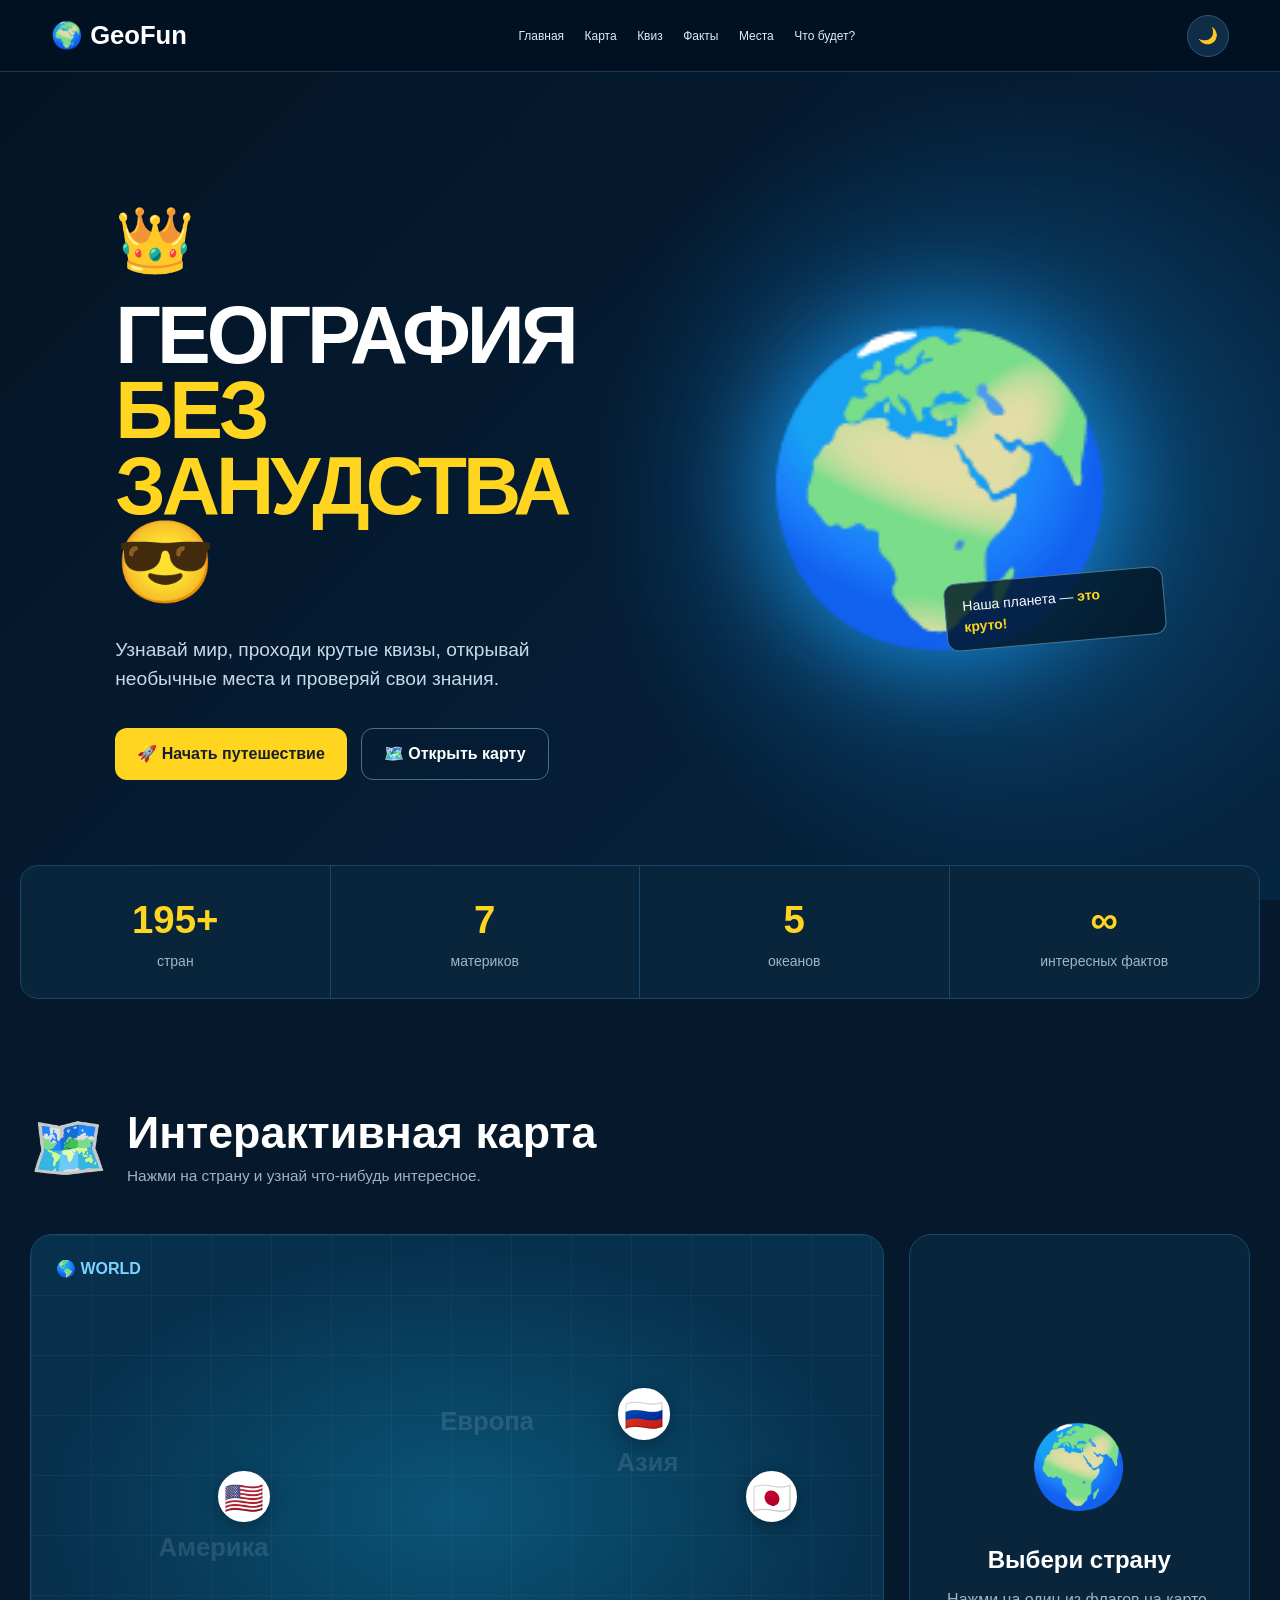
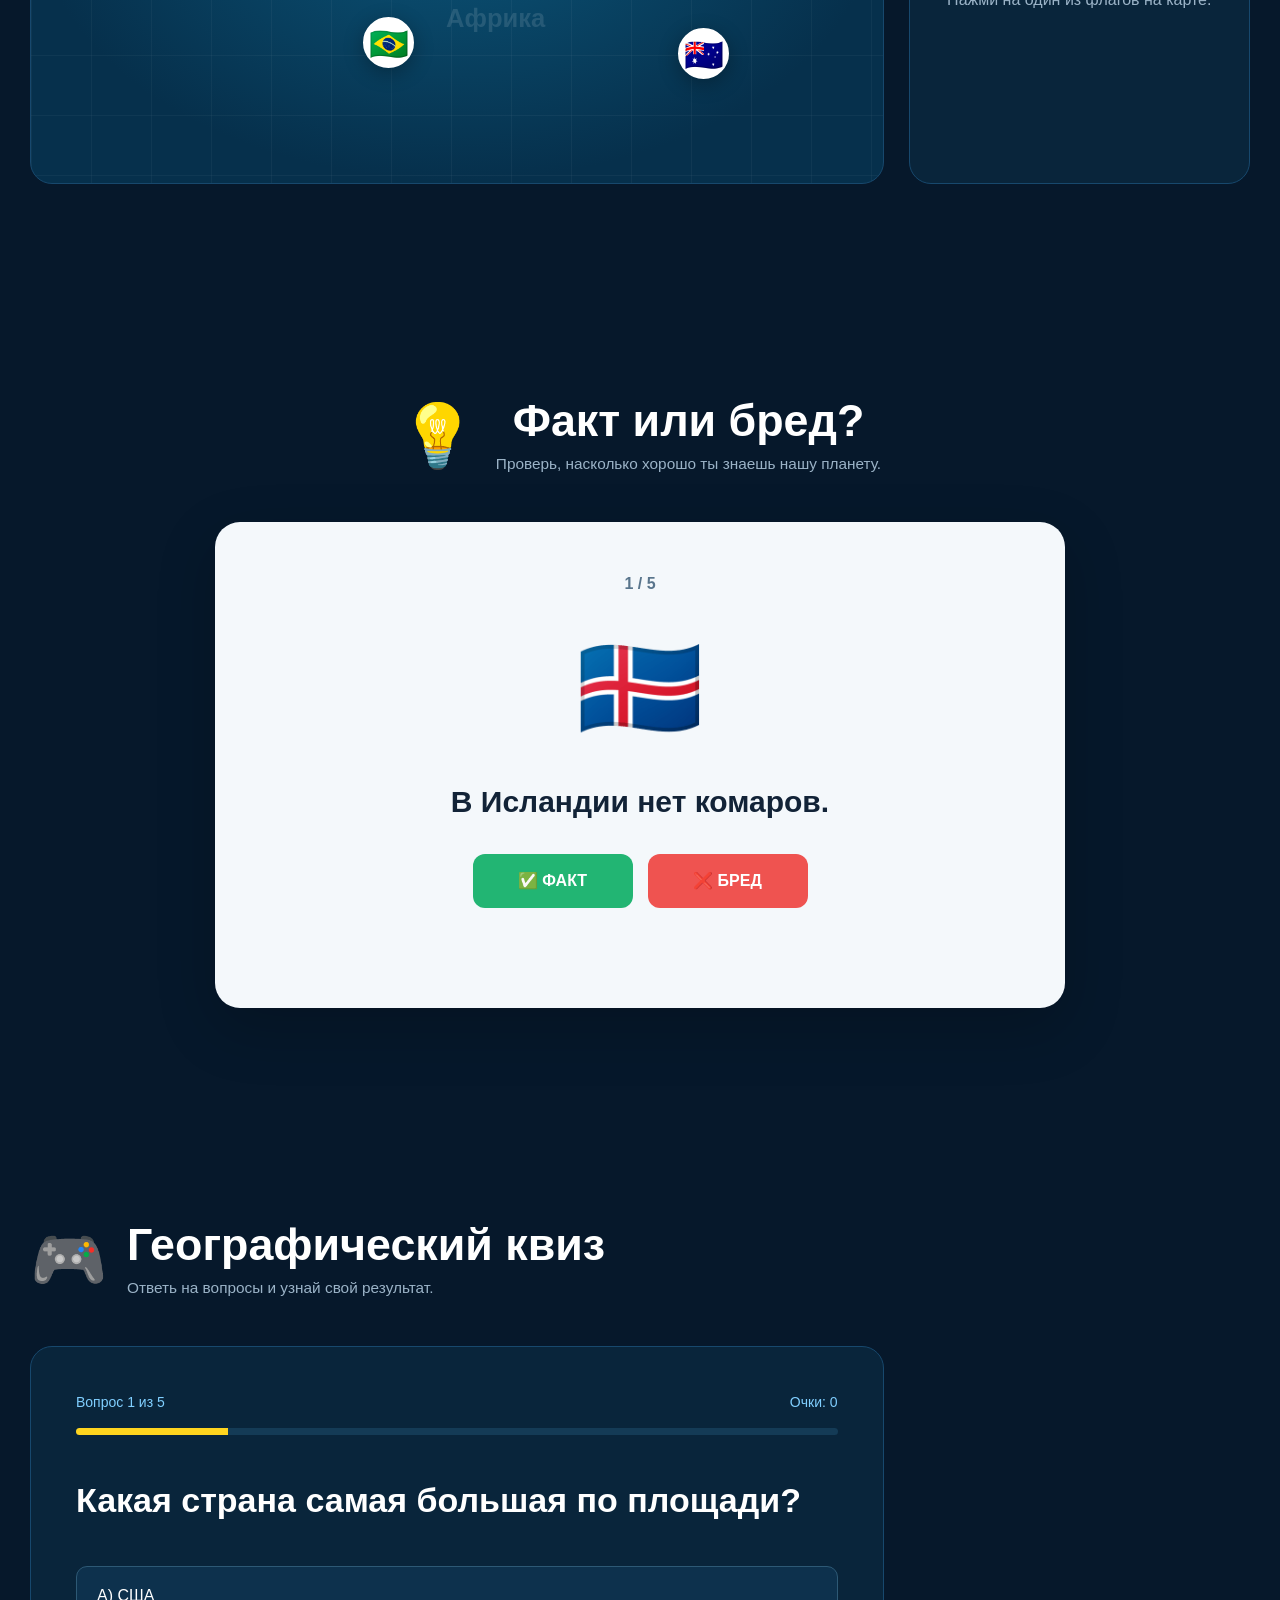
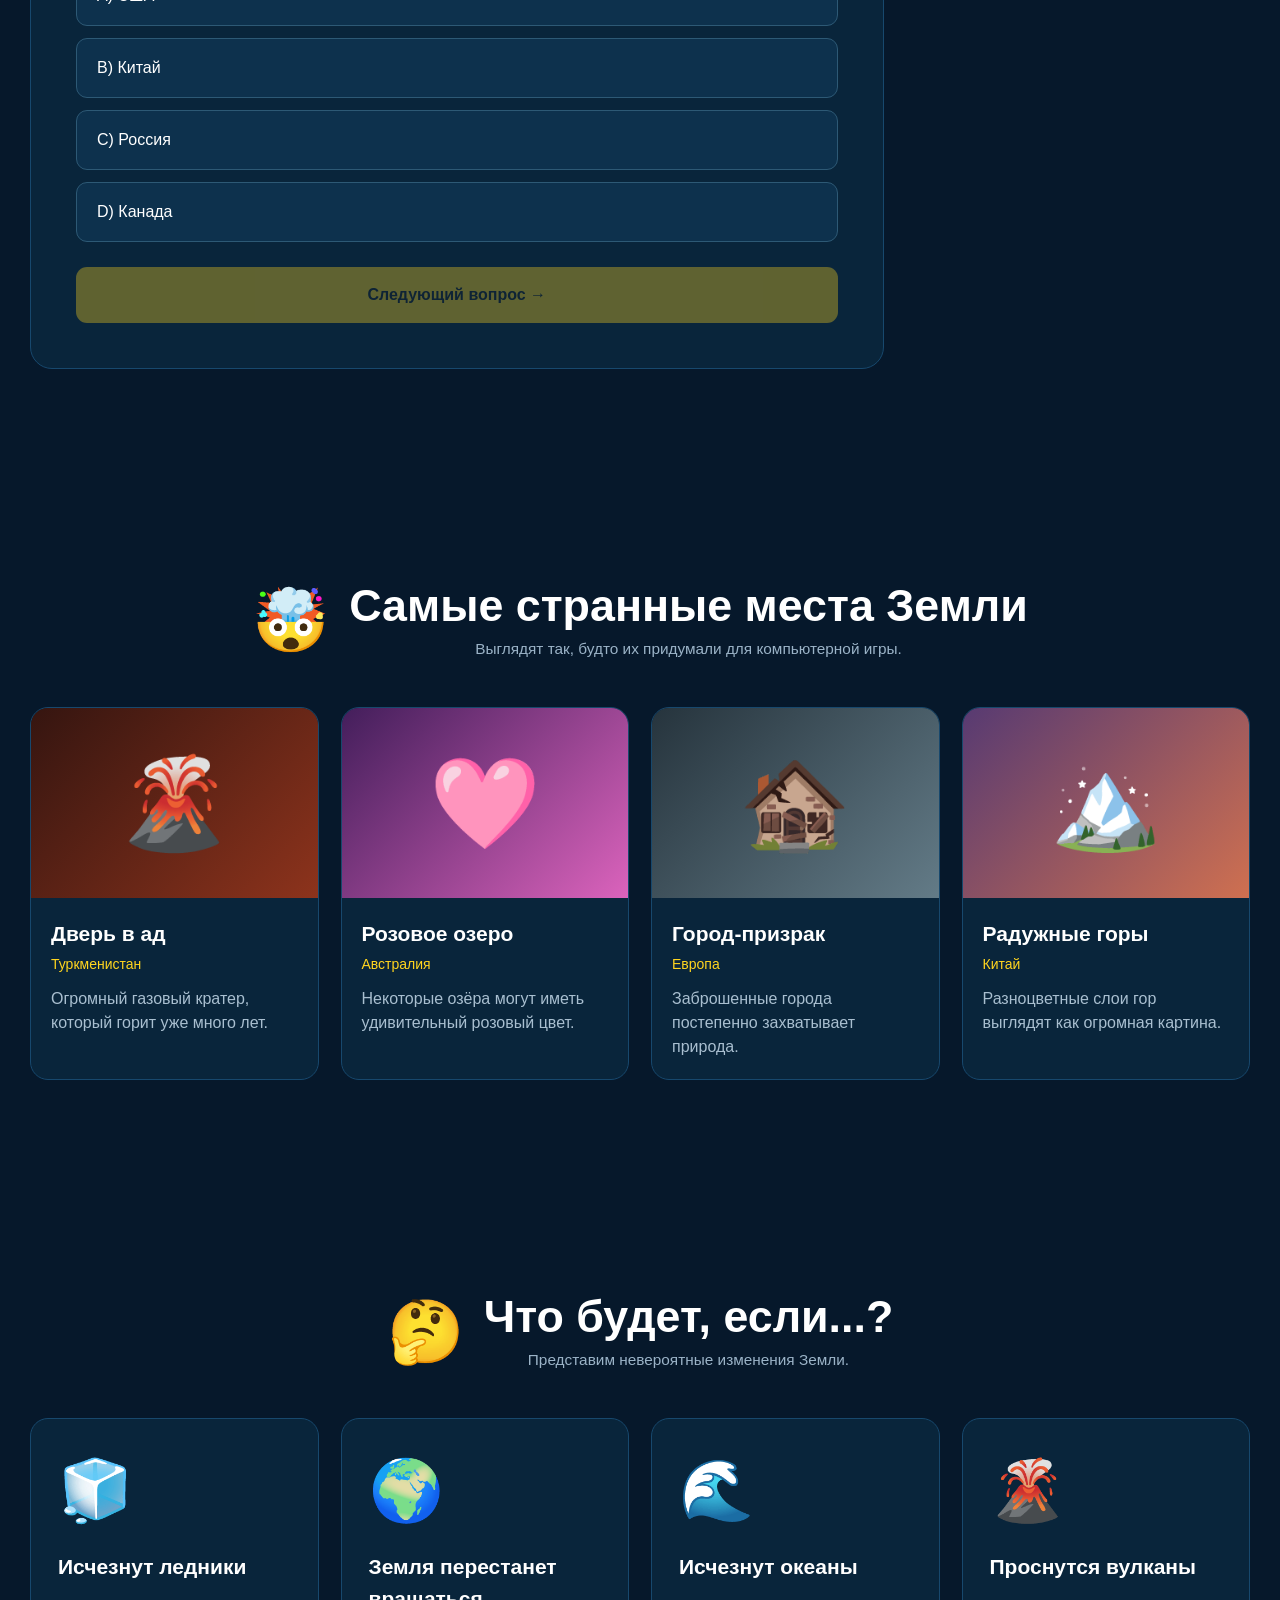
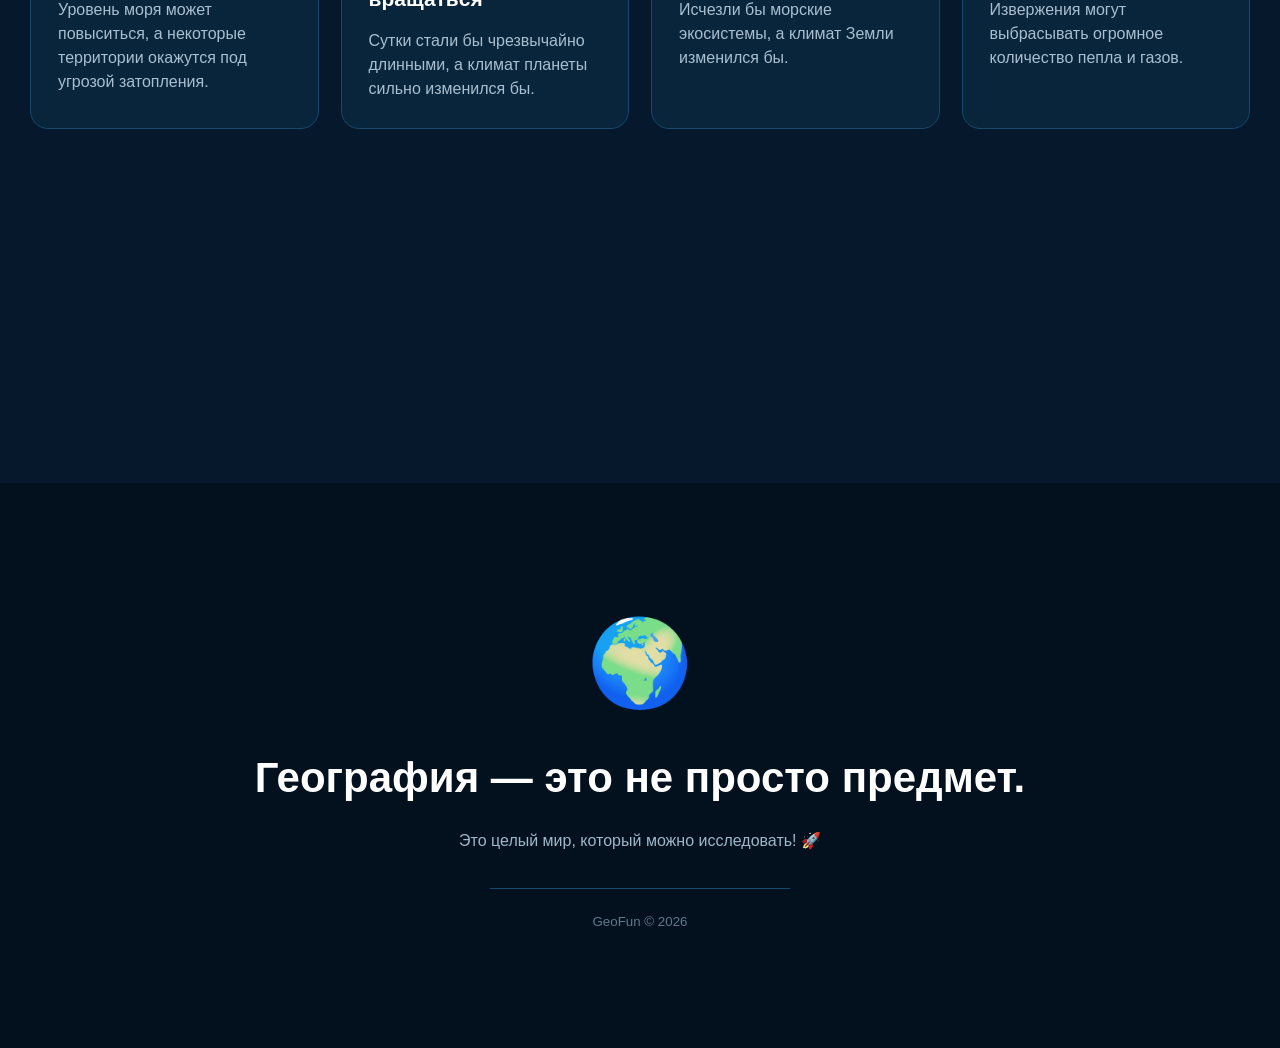
<file: index.html>
<!DOCTYPE html>
<html lang="ru">
<head>
    <meta charset="UTF-8">
    <meta name="viewport" content="width=device-width, initial-scale=1.0">

    <title>GeoFun — География без занудства</title>

    <link rel="stylesheet" href="qwqw.css">
</head>

<body>

<!-- ================= HEADER ================= -->

<header class="header">

    <div class="logo">
        🌍 <span>GeoFun</span>
    </div>

    <nav class="navigation" id="navigation">
        <a href="#home">Главная</a>
        <a href="#map">Карта</a>
        <a href="#quiz">Квиз</a>
        <a href="#facts">Факты</a>
        <a href="#places">Места</a>
        <a href="#whatif">Что будет?</a>
    </nav>

    <div class="header-buttons">

        <button
            class="theme-button"
            id="themeButton"
            aria-label="Сменить тему">
            🌙 
        </button>

        <button
            class="menu-button"
            id="menuButton"
            aria-label="Открыть меню">
            ☰
        </button>

    </div>

</header>


<!-- ================= MAIN ================= -->

<main>

    <!-- HERO -->

    <section class="hero" id="home">

        <div class="hero-content">

            <div class="hero-crown">
                👑 
            </div>

            <h1>
                ГЕОГРАФИЯ
                <span>БЕЗ ЗАНУДСТВА</span>
                😎 
            </h1>

            <p>
                Узнавай мир, проходи крутые квизы,
                открывай необычные места
                и проверяй свои знания.
            </p>

            <div class="hero-buttons">

                <button
                    class="primary-button"
                    onclick="scrollToSection('quiz')">
                    🚀  Начать путешествие
                </button>

                <button
                    class="secondary-button"
                    onclick="scrollToSection('map')">
                    🗺️  Открыть карту
                </button>

            </div>

        </div>


        <div class="hero-planet">

            <div class="planet-glow"></div>

            <div class="planet">
                🌍
            </div>

            <div class="planet-text">
                Наша планета —
                <strong>это круто!</strong>
            </div>

        </div>

    </section>


    <!-- ================= STATS ================= -->

    <section class="stats">

        <div class="stat">
            <strong>195+</strong>
            <span>стран</span>
        </div>

        <div class="stat">
            <strong>7</strong>
            <span>материков</span>
        </div>

        <div class="stat">
            <strong>5</strong>
            <span>океанов</span>
        </div>

        <div class="stat">
            <strong>∞</strong>
            <span>интересных фактов</span>
        </div>

    </section>


    <!-- ================= MAP ================= -->

    <section class="section" id="map">

        <div class="section-heading">

            <div class="heading-icon">
                🗺️ 
            </div>

            <div>
                <h2>Интерактивная карта</h2>

                <p>
                    Нажми на страну и узнай что-нибудь интересное.
                </p>
            </div>

        </div>


        <div class="map-layout">

            <div class="world-map">

                <div class="map-grid"></div>

                <div class="continent continent-europe">
                    Европа
                </div>

                <div class="continent continent-asia">
                    Азия
                </div>

                <div class="continent continent-africa">
                    Африка
                </div>

                <div class="continent continent-america">
                    Америка
                </div>


                <button
                    class="map-country country-russia"
                    onclick="showCountry('russia')">
                    🇷🇺 </button>

                <button
                    class="map-country country-usa"
                    onclick="showCountry('usa')">
                    🇺🇸 
                </button>

                <button
                    class="map-country country-brazil"
                    onclick="showCountry('brazil')">
                    🇧🇷 
                </button>

                <button
                    class="map-country country-australia"
                    onclick="showCountry('australia')">
                    🇦🇺 
                </button>

                <button
                    class="map-country country-japan"
                    onclick="showCountry('japan')">
                    🇯🇵 
                </button>

                <div class="map-label">
                    🌎 WORLD
                </div>

            </div>


            <aside class="country-panel" id="countryPanel">

                <div class="panel-placeholder">
                    <div>🌍</div>

                    <h3>
                        Выбери страну
                    </h3>

                    <p>
                        Нажми на один из флагов
                        на карте.
                    </p>
                </div>

            </aside>

        </div>

    </section>


    <!-- ================= FACT ================= -->

    <section class="section fact-section" id="facts">

        <div class="section-heading centered">

            <div class="heading-icon">
                💡 
            </div>

            <div>
                <h2>Факт или бред?</h2>

                <p>
                    Проверь, насколько хорошо
                    ты знаешь нашу планету.
                </p>
            </div>

        </div>


        <div class="fact-card">

            <div
                class="fact-counter"
                id="factCounter">
                1 / 5
            </div>

            <div
                class="fact-emoji"
                id="factEmoji">
                🇮🇸 
            </div>

            <h3 id="factQuestion">
                В Исландии нет комаров.
            </h3>

            <div class="fact-buttons">

                <button
                    class="fact-true"
                    onclick="answerFact(true)">
                    ✅ ФАКТ
                </button>

                <button
                    class="fact-false"
                    onclick="answerFact(false)">
                    ❌ БРЕД
                </button>

            </div>

            <div
                class="fact-result"
                id="factResult">
            </div>

        </div>

    </section>


    <!-- ================= QUIZ ================= -->

    <section class="section" id="quiz">

        <div class="section-heading">

            <div class="heading-icon">
                🎮
            </div>

            <div>
                <h2>Географический квиз</h2>

                <p>
                    Ответь на вопросы и узнай свой результат.
                </p>
            </div>

        </div>


        <div class="quiz-layout">

            <div class="quiz-card">

                <div class="quiz-top">

                    <span id="questionNumber">
                        Вопрос 1 из 5
                    </span>

                    <span id="quizScore">
                        Очки: 0
                    </span>

                </div>


                <div class="progress">
                    <div
                        class="progress-bar"
                        id="progressBar">
                    </div>
                </div>


                <h3 id="quizQuestion">
                    Какая страна самая большая
                    по площади?
                </h3>


                <div
                    class="answers"
                    id="answers">
                </div>


                <button
                    class="next-button"id="nextButton"
                    disabled
                    onclick="nextQuestion()">

                    Следующий вопрос →

                </button>

            </div>


            <div
                class="quiz-result"
                id="quizResult">

                <div class="result-icon">
                    🏆
                </div>

                <h3>
                    Твой результат
                </h3>

                <div
                    class="result-score"
                    id="resultScore">
                    0/5
                </div>

                <p id="resultText">
                    Пройди квиз, чтобы узнать результат.
                </p>

                <button
                    class="primary-button"
                    onclick="restartQuiz()">

                    🔄  Пройти ещё раз

                </button>

            </div>

        </div>

    </section>


    <!-- ================= PLACES ================= -->

    <section class="section" id="places">

        <div class="section-heading centered">

            <div class="heading-icon">
                🤯 
            </div>

            <div>
                <h2>Самые странные места Земли</h2>

                <p>
                    Выглядят так, будто их придумали
                    для компьютерной игры.
                </p>
            </div>

        </div>


        <div class="places-grid">


            <article class="place-card">

                <div class="place-image volcano">
                    🌋 
                </div>

                <div class="place-content">

                    <h3>
                        Дверь в ад
                    </h3>

                    <span>
                        Туркменистан
                    </span>

                    <p>
                        Огромный газовый кратер,
                        который горит уже много лет.
                    </p>

                </div>

            </article>


            <article class="place-card">

                <div class="place-image lake">
                    🩷 
                </div>

                <div class="place-content">

                    <h3>
                        Розовое озеро
                    </h3>

                    <span>
                        Австралия
                    </span>

                    <p>
                        Некоторые озёра могут
                        иметь удивительный розовый цвет.
                    </p>

                </div>

            </article>


            <article class="place-card">

                <div class="place-image city">
                    🏚️ 
                </div>

                <div class="place-content">

                    <h3>
                        Город-призрак
                    </h3>

                    <span>
                        Европа
                    </span>

                    <p>
                        Заброшенные города постепенно
                        захватывает природа.
                    </p>

                </div>

            </article>


            <article class="place-card">

                <div class="place-image mountains">
                    🏔️ 
                </div>

                <div class="place-content">

                    <h3>
                        Радужные горы
                    </h3>

                    <span>
                        Китай
                    </span>

                    <p>
                        Разноцветные слои гор выглядят
                        как огромная картина.
                    </p>

                </div>

            </article>

        </div>

    </section>


    <!-- ================= WHAT IF ================= -->

    <section class="section" id="whatif">

        <div class="section-heading centered">

            <div class="heading-icon">
                🤔 
            </div>

            <div>

                <h2>Что будет, если...?
                </h2>

                <p>
                    Представим невероятные изменения Земли.
                </p>

            </div>

        </div>


        <div class="whatif-grid">


            <article class="whatif-card">

                <div class="whatif-icon">
                    🧊 
                </div>

                <h3>
                    Исчезнут ледники
                </h3>

                <p>
                    Уровень моря может повыситься,
                    а некоторые территории окажутся
                    под угрозой затопления.
                </p>

            </article>


            <article class="whatif-card">

                <div class="whatif-icon">
                    🌍
                </div>

                <h3>
                    Земля перестанет вращаться
                </h3>

                <p>
                    Сутки стали бы чрезвычайно длинными,
                    а климат планеты сильно изменился бы.
                </p>

            </article>


            <article class="whatif-card">

                <div class="whatif-icon">
                    🌊 
                </div>

                <h3>
                    Исчезнут океаны
                </h3>

                <p>
                    Исчезли бы морские экосистемы,
                    а климат Земли изменился бы.
                </p>

            </article>


            <article class="whatif-card">

                <div class="whatif-icon">
                    🌋 
                </div>

                <h3>
                    Проснутся вулканы
                </h3>

                <p>
                    Извержения могут выбрасывать
                    огромное количество пепла и газов.
                </p>

            </article>

        </div>

    </section>


    <!-- ================= RECORDS ================= -->

    <section class="section">

        <div class="section-heading">

            <div class="heading-icon">
                
            </div>

            <div>
                <h2>
                    
                </h2>

                <p>
                    
                </p>
            </div>

        </div>


        

    </section>

</main>


<!-- ================= FOOTER ================= -->

<footer>

    <div class="footer-globe">
        🌍
    </div>

    <h2>
        География — это не просто предмет.
    </h2>

    <p>
        Это целый мир, который можно исследовать! 🚀 
    </p>

    <div class="footer-line"></div>

    <small>
        GeoFun © 2026
    </small>

</footer>


<script src="mfefe.js"></script>

</body>
</html>
</file>
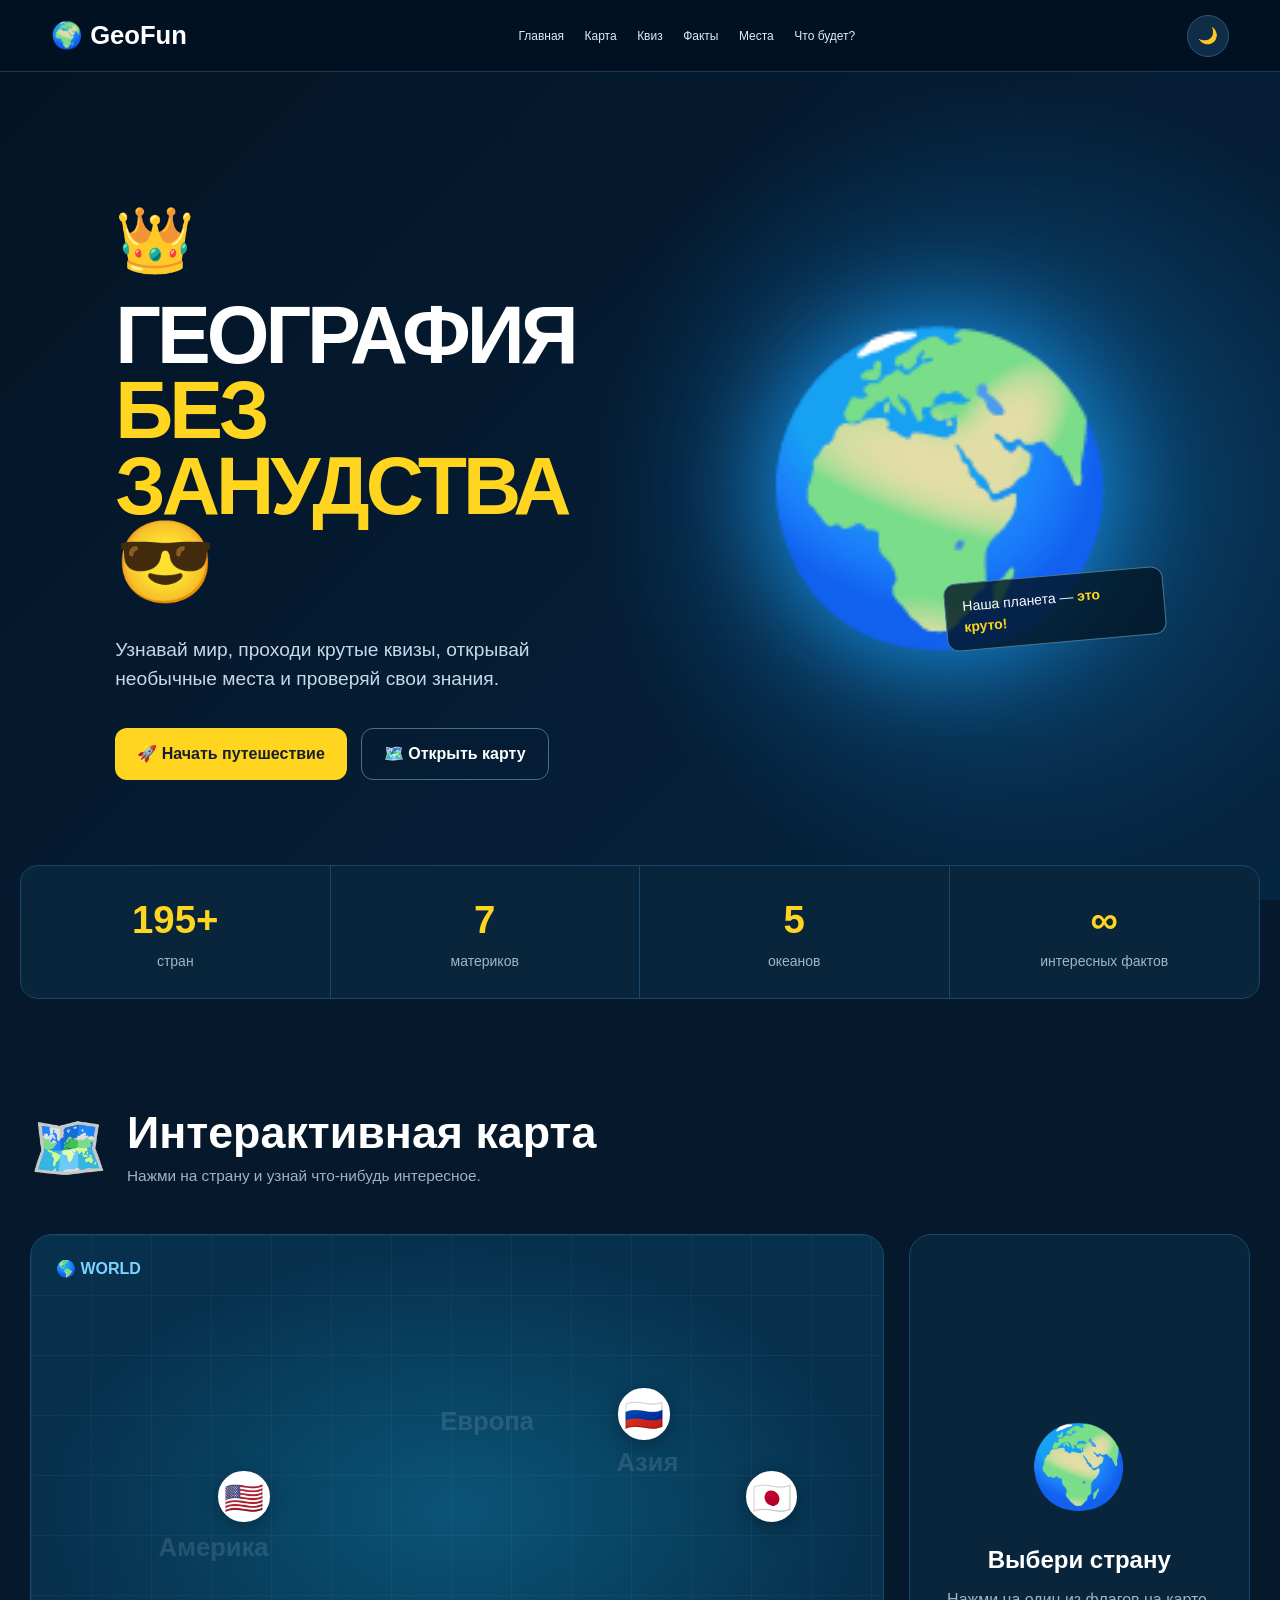
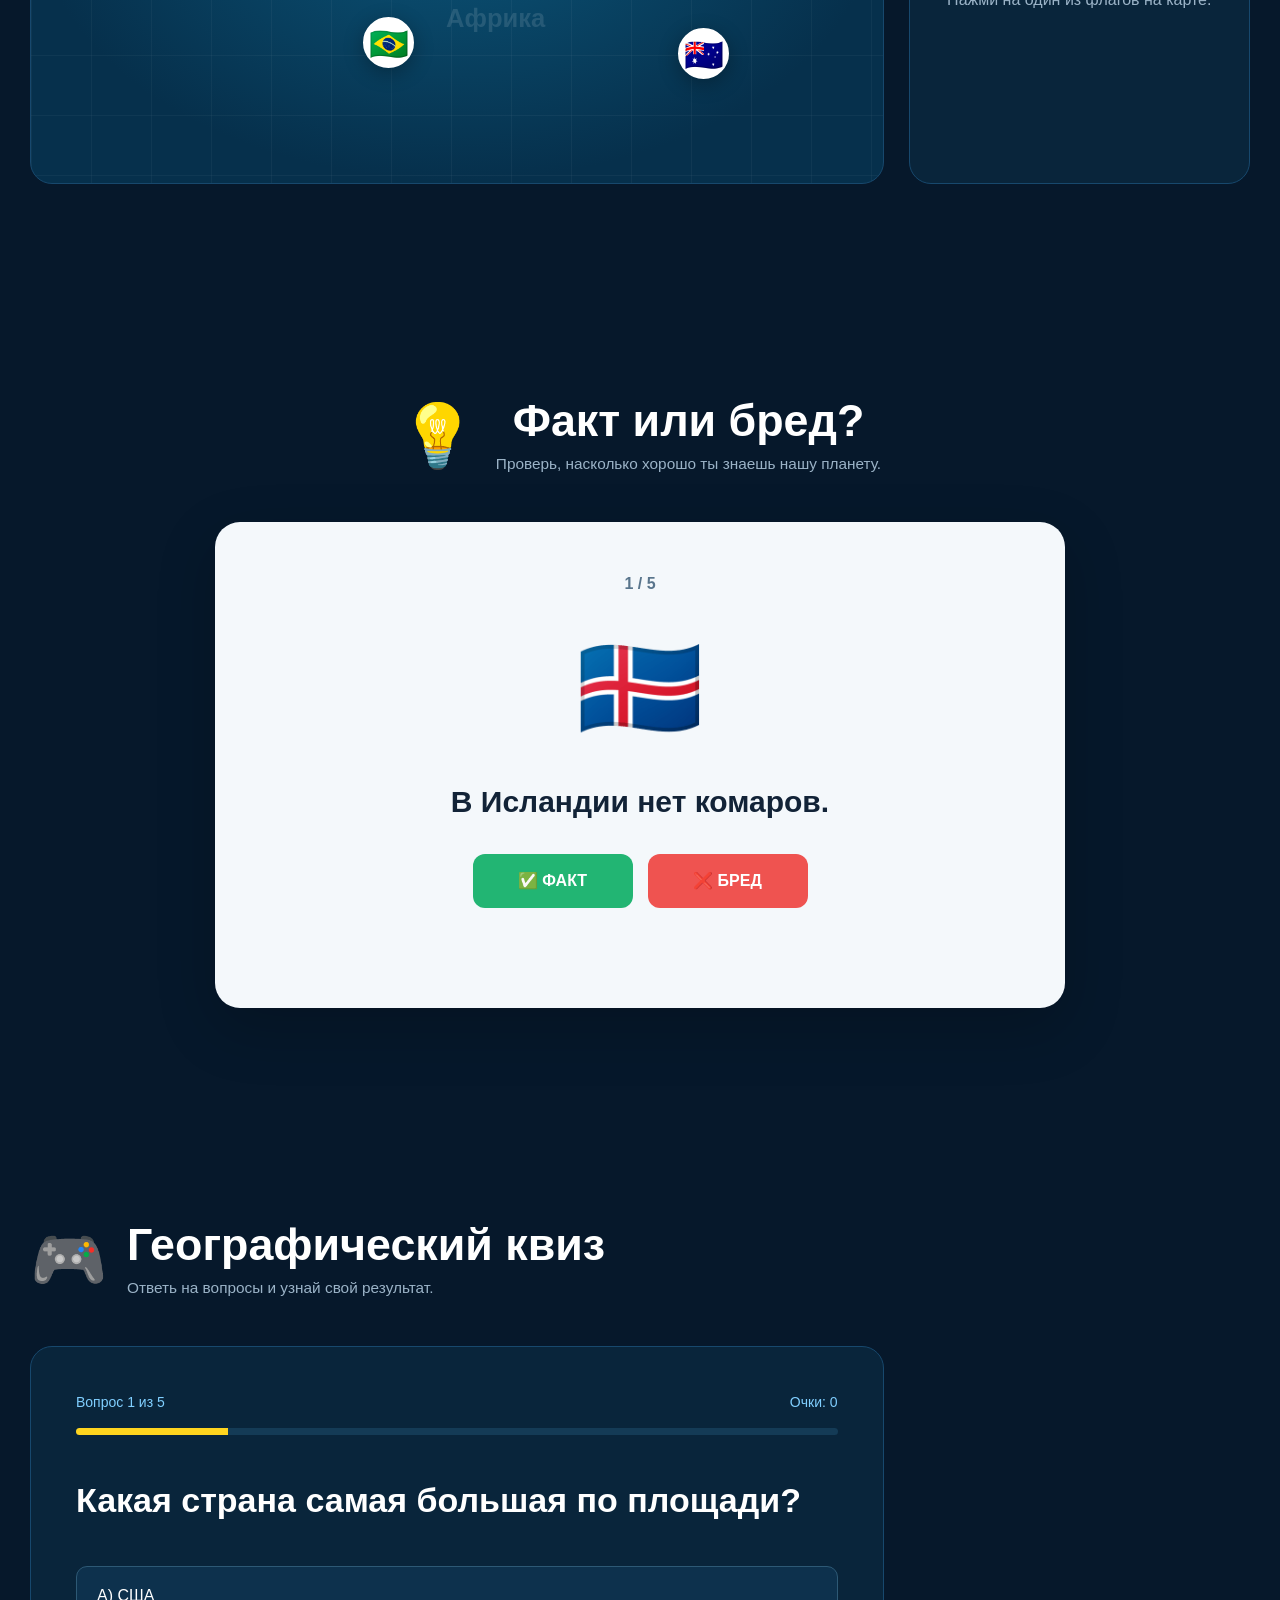
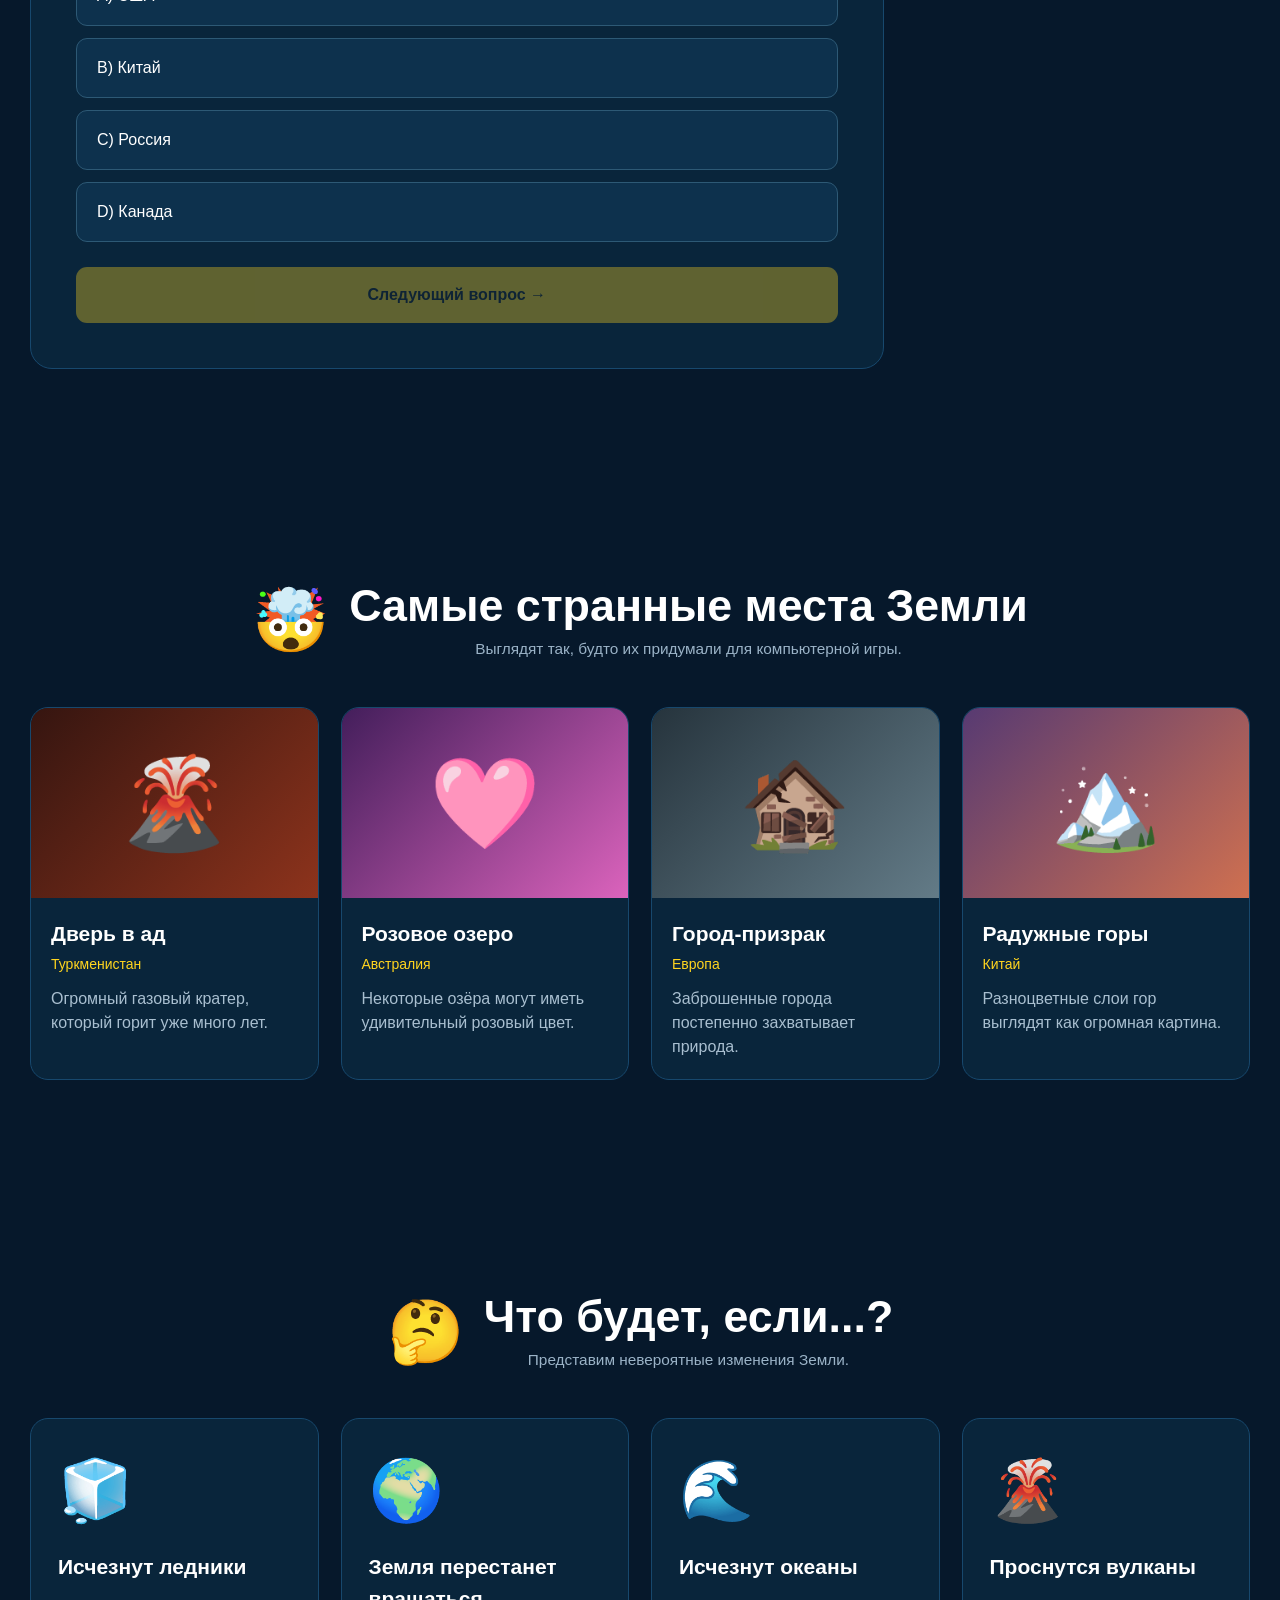
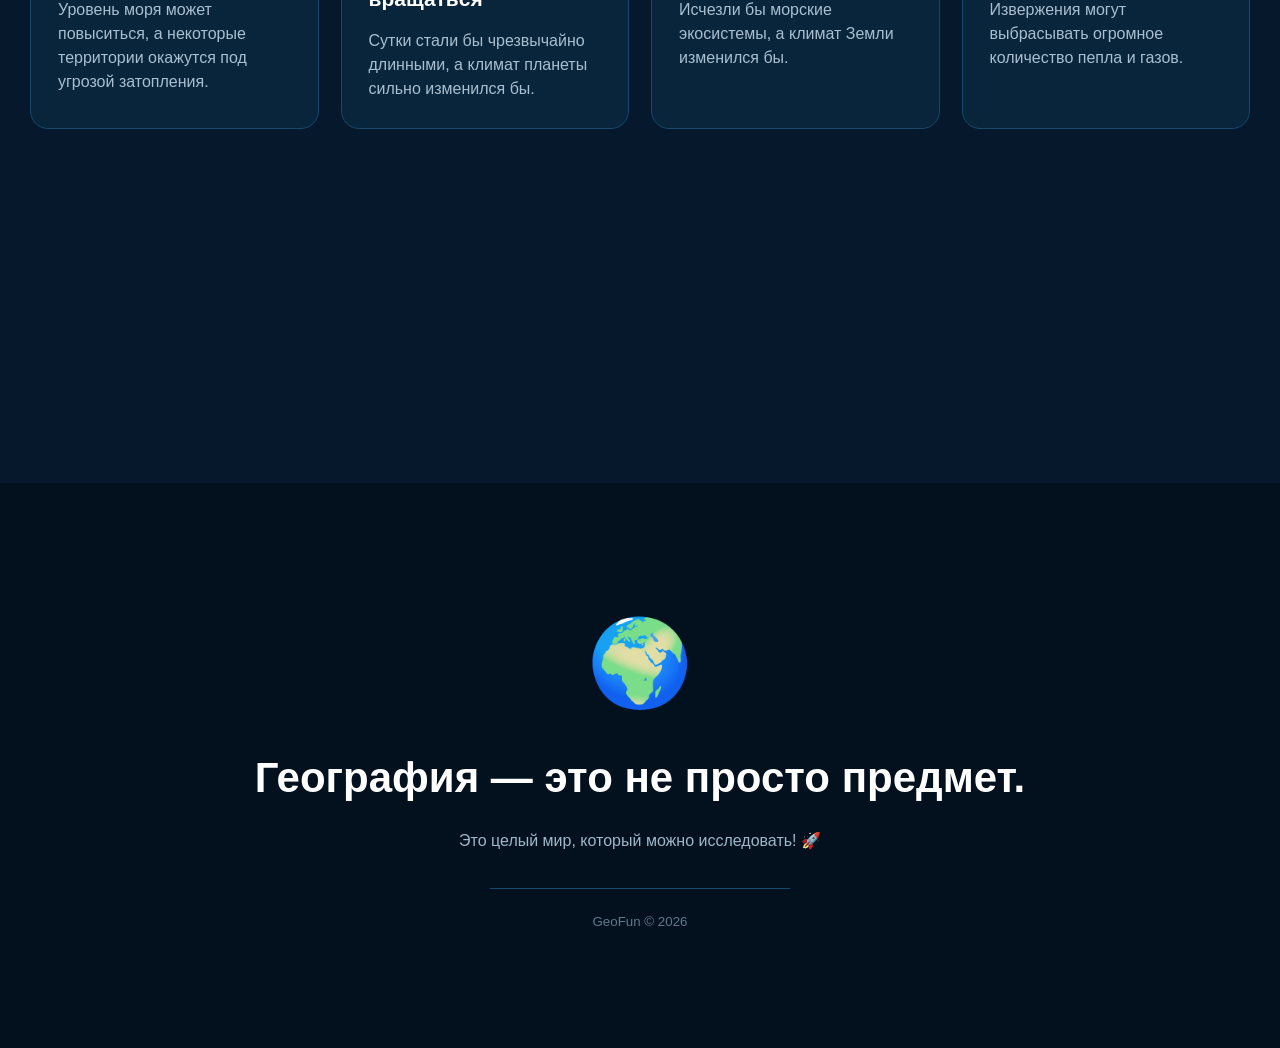
<file: geo.html>
<!DOCTYPE html>
<html lang="ru">
<head>
    <meta charset="UTF-8">
    <meta name="viewport" content="width=device-width, initial-scale=1.0">

    <title>GeoFun — География без занудства</title>

    <link rel="stylesheet" href="qwqw.css">
</head>

<body>

<!-- ================= HEADER ================= -->

<header class="header">

    <div class="logo">
        🌍 <span>GeoFun</span>
    </div>

    <nav class="navigation" id="navigation">
        <a href="#home">Главная</a>
        <a href="#map">Карта</a>
        <a href="#quiz">Квиз</a>
        <a href="#facts">Факты</a>
        <a href="#places">Места</a>
        <a href="#whatif">Что будет?</a>
    </nav>

    <div class="header-buttons">

        <button
            class="theme-button"
            id="themeButton"
            aria-label="Сменить тему">
            🌙 
        </button>

        <button
            class="menu-button"
            id="menuButton"
            aria-label="Открыть меню">
            ☰
        </button>

    </div>

</header>


<!-- ================= MAIN ================= -->

<main>

    <!-- HERO -->

    <section class="hero" id="home">

        <div class="hero-content">

            <div class="hero-crown">
                👑 
            </div>

            <h1>
                ГЕОГРАФИЯ
                <span>БЕЗ ЗАНУДСТВА</span>
                😎 
            </h1>

            <p>
                Узнавай мир, проходи крутые квизы,
                открывай необычные места
                и проверяй свои знания.
            </p>

            <div class="hero-buttons">

                <button
                    class="primary-button"
                    onclick="scrollToSection('quiz')">
                    🚀  Начать путешествие
                </button>

                <button
                    class="secondary-button"
                    onclick="scrollToSection('map')">
                    🗺️  Открыть карту
                </button>

            </div>

        </div>


        <div class="hero-planet">

            <div class="planet-glow"></div>

            <div class="planet">
                🌍
            </div>

            <div class="planet-text">
                Наша планета —
                <strong>это круто!</strong>
            </div>

        </div>

    </section>


    <!-- ================= STATS ================= -->

    <section class="stats">

        <div class="stat">
            <strong>195+</strong>
            <span>стран</span>
        </div>

        <div class="stat">
            <strong>7</strong>
            <span>материков</span>
        </div>

        <div class="stat">
            <strong>5</strong>
            <span>океанов</span>
        </div>

        <div class="stat">
            <strong>∞</strong>
            <span>интересных фактов</span>
        </div>

    </section>


    <!-- ================= MAP ================= -->

    <section class="section" id="map">

        <div class="section-heading">

            <div class="heading-icon">
                🗺️ 
            </div>

            <div>
                <h2>Интерактивная карта</h2>

                <p>
                    Нажми на страну и узнай что-нибудь интересное.
                </p>
            </div>

        </div>


        <div class="map-layout">

            <div class="world-map">

                <div class="map-grid"></div>

                <div class="continent continent-europe">
                    Европа
                </div>

                <div class="continent continent-asia">
                    Азия
                </div>

                <div class="continent continent-africa">
                    Африка
                </div>

                <div class="continent continent-america">
                    Америка
                </div>


                <button
                    class="map-country country-russia"
                    onclick="showCountry('russia')">
                    🇷🇺 </button>

                <button
                    class="map-country country-usa"
                    onclick="showCountry('usa')">
                    🇺🇸 
                </button>

                <button
                    class="map-country country-brazil"
                    onclick="showCountry('brazil')">
                    🇧🇷 
                </button>

                <button
                    class="map-country country-australia"
                    onclick="showCountry('australia')">
                    🇦🇺 
                </button>

                <button
                    class="map-country country-japan"
                    onclick="showCountry('japan')">
                    🇯🇵 
                </button>

                <div class="map-label">
                    🌎 WORLD
                </div>

            </div>


            <aside class="country-panel" id="countryPanel">

                <div class="panel-placeholder">
                    <div>🌍</div>

                    <h3>
                        Выбери страну
                    </h3>

                    <p>
                        Нажми на один из флагов
                        на карте.
                    </p>
                </div>

            </aside>

        </div>

    </section>


    <!-- ================= FACT ================= -->

    <section class="section fact-section" id="facts">

        <div class="section-heading centered">

            <div class="heading-icon">
                💡 
            </div>

            <div>
                <h2>Факт или бред?</h2>

                <p>
                    Проверь, насколько хорошо
                    ты знаешь нашу планету.
                </p>
            </div>

        </div>


        <div class="fact-card">

            <div
                class="fact-counter"
                id="factCounter">
                1 / 5
            </div>

            <div
                class="fact-emoji"
                id="factEmoji">
                🇮🇸 
            </div>

            <h3 id="factQuestion">
                В Исландии нет комаров.
            </h3>

            <div class="fact-buttons">

                <button
                    class="fact-true"
                    onclick="answerFact(true)">
                    ✅ ФАКТ
                </button>

                <button
                    class="fact-false"
                    onclick="answerFact(false)">
                    ❌ БРЕД
                </button>

            </div>

            <div
                class="fact-result"
                id="factResult">
            </div>

        </div>

    </section>


    <!-- ================= QUIZ ================= -->

    <section class="section" id="quiz">

        <div class="section-heading">

            <div class="heading-icon">
                🎮
            </div>

            <div>
                <h2>Географический квиз</h2>

                <p>
                    Ответь на вопросы и узнай свой результат.
                </p>
            </div>

        </div>


        <div class="quiz-layout">

            <div class="quiz-card">

                <div class="quiz-top">

                    <span id="questionNumber">
                        Вопрос 1 из 5
                    </span>

                    <span id="quizScore">
                        Очки: 0
                    </span>

                </div>


                <div class="progress">
                    <div
                        class="progress-bar"
                        id="progressBar">
                    </div>
                </div>


                <h3 id="quizQuestion">
                    Какая страна самая большая
                    по площади?
                </h3>


                <div
                    class="answers"
                    id="answers">
                </div>


                <button
                    class="next-button"id="nextButton"
                    disabled
                    onclick="nextQuestion()">

                    Следующий вопрос →

                </button>

            </div>


            <div
                class="quiz-result"
                id="quizResult">

                <div class="result-icon">
                    🏆
                </div>

                <h3>
                    Твой результат
                </h3>

                <div
                    class="result-score"
                    id="resultScore">
                    0/5
                </div>

                <p id="resultText">
                    Пройди квиз, чтобы узнать результат.
                </p>

                <button
                    class="primary-button"
                    onclick="restartQuiz()">

                    🔄  Пройти ещё раз

                </button>

            </div>

        </div>

    </section>


    <!-- ================= PLACES ================= -->

    <section class="section" id="places">

        <div class="section-heading centered">

            <div class="heading-icon">
                🤯 
            </div>

            <div>
                <h2>Самые странные места Земли</h2>

                <p>
                    Выглядят так, будто их придумали
                    для компьютерной игры.
                </p>
            </div>

        </div>


        <div class="places-grid">


            <article class="place-card">

                <div class="place-image volcano">
                    🌋 
                </div>

                <div class="place-content">

                    <h3>
                        Дверь в ад
                    </h3>

                    <span>
                        Туркменистан
                    </span>

                    <p>
                        Огромный газовый кратер,
                        который горит уже много лет.
                    </p>

                </div>

            </article>


            <article class="place-card">

                <div class="place-image lake">
                    🩷 
                </div>

                <div class="place-content">

                    <h3>
                        Розовое озеро
                    </h3>

                    <span>
                        Австралия
                    </span>

                    <p>
                        Некоторые озёра могут
                        иметь удивительный розовый цвет.
                    </p>

                </div>

            </article>


            <article class="place-card">

                <div class="place-image city">
                    🏚️ 
                </div>

                <div class="place-content">

                    <h3>
                        Город-призрак
                    </h3>

                    <span>
                        Европа
                    </span>

                    <p>
                        Заброшенные города постепенно
                        захватывает природа.
                    </p>

                </div>

            </article>


            <article class="place-card">

                <div class="place-image mountains">
                    🏔️ 
                </div>

                <div class="place-content">

                    <h3>
                        Радужные горы
                    </h3>

                    <span>
                        Китай
                    </span>

                    <p>
                        Разноцветные слои гор выглядят
                        как огромная картина.
                    </p>

                </div>

            </article>

        </div>

    </section>


    <!-- ================= WHAT IF ================= -->

    <section class="section" id="whatif">

        <div class="section-heading centered">

            <div class="heading-icon">
                🤔 
            </div>

            <div>

                <h2>Что будет, если...?
                </h2>

                <p>
                    Представим невероятные изменения Земли.
                </p>

            </div>

        </div>


        <div class="whatif-grid">


            <article class="whatif-card">

                <div class="whatif-icon">
                    🧊 
                </div>

                <h3>
                    Исчезнут ледники
                </h3>

                <p>
                    Уровень моря может повыситься,
                    а некоторые территории окажутся
                    под угрозой затопления.
                </p>

            </article>


            <article class="whatif-card">

                <div class="whatif-icon">
                    🌍
                </div>

                <h3>
                    Земля перестанет вращаться
                </h3>

                <p>
                    Сутки стали бы чрезвычайно длинными,
                    а климат планеты сильно изменился бы.
                </p>

            </article>


            <article class="whatif-card">

                <div class="whatif-icon">
                    🌊 
                </div>

                <h3>
                    Исчезнут океаны
                </h3>

                <p>
                    Исчезли бы морские экосистемы,
                    а климат Земли изменился бы.
                </p>

            </article>


            <article class="whatif-card">

                <div class="whatif-icon">
                    🌋 
                </div>

                <h3>
                    Проснутся вулканы
                </h3>

                <p>
                    Извержения могут выбрасывать
                    огромное количество пепла и газов.
                </p>

            </article>

        </div>

    </section>


    <!-- ================= RECORDS ================= -->

    <section class="section">

        <div class="section-heading">

            <div class="heading-icon">
                
            </div>

            <div>
                <h2>
                    
                </h2>

                <p>
                    
                </p>
            </div>

        </div>


        

    </section>

</main>


<!-- ================= FOOTER ================= -->

<footer>

    <div class="footer-globe">
        🌍
    </div>

    <h2>
        География — это не просто предмет.
    </h2>

    <p>
        Это целый мир, который можно исследовать! 🚀 
    </p>

    <div class="footer-line"></div>

    <small>
        GeoFun © 2026
    </small>

</footer>


<script src="mfefe.js"></script>

</body>
</html>
</file>
<file: qwqw.css>
* {
    margin: 0;
    padding: 0;
    box-sizing: border-box;
}

html {
    scroll-behavior: smooth;
    scroll-padding-top: 80px;
}

body {
    min-width: 320px;
    overflow-x: hidden;

    font-family:
        Arial,
        Helvetica,
        sans-serif;

    background: #06182b;
    color: #ffffff;

    line-height: 1.5;

    transition:
        background 0.3s,
        color 0.3s;
}

button {
    font: inherit;
}

button,
a {
    -webkit-tap-highlight-color: transparent;
}


/* =====================================================
   HEADER
===================================================== */

.header {
    position: sticky;
    top: 0;
    z-index: 1000;

    width: 100%;
    min-height: 72px;

    display: flex;
    align-items: center;
    justify-content: space-between;

    gap: 20px;

    padding:
        10px
        clamp(20px, 4vw, 70px);

    background: rgba(3, 18, 34, 0.94);

    backdrop-filter: blur(15px);

    border-bottom: 1px solid #163956;
}

.logo {
    display: flex;
    align-items: center;

    gap: 7px;

    flex-shrink: 0;

    font-size: clamp(20px, 2vw, 27px);
    font-weight: 800;
}

.navigation {
    display: flex;
    align-items: center;
    justify-content: center;

    gap: clamp(10px, 1.6vw, 27px);
}

.navigation a {
    color: #d8edff;

    text-decoration: none;

    font-size: clamp(12px, 0.9vw, 15px);

    white-space: nowrap;

    transition: color 0.2s;
}

.navigation a:hover {
    color: #ffd51f;
}

.header-buttons {
    display: flex;
    align-items: center;

    gap: 8px;

    flex-shrink: 0;
}

.theme-button,
.menu-button {
    width: 42px;
    height: 42px;

    display: flex;
    align-items: center;
    justify-content: center;

    border: 1px solid #2d5575;
    border-radius: 50%;

    background: #102d47;
    color: white;

    cursor: pointer;

    transition: 0.2s;
}

.theme-button:hover,
.menu-button:hover {
    background: #17486d;
}

.menu-button {
    display: none;
}


/* =====================================================
   HERO
===================================================== */

.hero {
    width: 100%;
    min-height: calc(100vh - 72px);

    display: flex;
    align-items: center;
    justify-content: space-between;

    gap: clamp(40px, 7vw, 120px);

    padding:
        clamp(60px, 8vw, 130px)
        clamp(30px, 9vw, 150px);

    overflow: hidden;

    background:
        radial-gradient(
            circle at 78% 50%,
            #0b4b79,
            transparent 38%
        ),
        linear-gradient(
            135deg,
            #041324,
            #062541
        );
}

.hero-content {
    width: min(650px, 100%);

    position: relative;
    z-index: 2;
}

.hero-crown {
    font-size: clamp(40px, 5vw, 70px);

    margin-bottom: 10px;
}

.hero h1 {
    font-size: clamp(48px, 6.3vw, 100px);

    line-height: 0.94;

    letter-spacing: -4px;
}

.hero h1 span {
    display: block;

    color: #ffd51f;
}

.hero p {
    max-width: 600px;

    margin:
        clamp(25px, 3vw, 35px)
        0;

    color: #c6d9e8;

    font-size: clamp(16px, 1.5vw, 21px);
}

.hero-buttons {
    display: flex;
    flex-wrap: wrap;

    gap: 14px;
}

.primary-button,
.secondary-button {
    min-height: 52px;

    padding:
        13px
        22px;

    border-radius: 12px;

    font-weight: 800;

    cursor: pointer;

    transition: 0.25s;
}

.primary-button {
    border: none;

    background: #ffd51f;
    color: #17202a;
}

.secondary-button {
    border: 1px solid #42718f;

    background: transparent;
    color: white;
}

.primary-button:hover,
.secondary-button:hover {
    transform: translateY(-3px);
}

.primary-button:hover {
    box-shadow:
        0 10px 30px
        rgba(255, 213, 31, 0.25);
}

.secondary-button:hover {
    background: #123952;
}

.hero-planet {
    position: relative;

    width: clamp(300px, 35vw, 600px);aspect-ratio: 1;

    display: flex;
    align-items: center;
    justify-content: center;

    flex-shrink: 0;
}

.planet-glow {
    position: absolute;

    width: 80%;
    height: 80%;

    border-radius: 50%;

    background: #1689d8;

    filter: blur(80px);

    opacity: 0.35;
}

.planet {
    position: relative;
    z-index: 2;

    font-size: clamp(180px, 23vw, 390px);

    line-height: 1;

    filter:
        drop-shadow(
            0 0 50px #1689d8
        );

    animation:
        planetFloat 5s ease-in-out infinite;
}

.planet-text {
    position: absolute;

    right: 0;
    bottom: 15%;

    z-index: 3;

    max-width: 220px;

    padding: 12px 17px;

    border: 1px solid #4b7692;
    border-radius: 12px;

    background: rgba(3, 20, 35, 0.8);

    font-size: 14px;

    transform: rotate(-5deg);
}

.planet-text strong {
    color: #ffd51f;
}

@keyframes planetFloat {

    0%,
    100% {
        transform: translateY(0) rotate(0);
    }

    50% {
        transform: translateY(-18px) rotate(2deg);
    }
}


/* =====================================================
   STATS
===================================================== */

.stats {
    width: min(1400px, calc(100% - 40px));

    margin: -35px auto 0;

    position: relative;
    z-index: 10;

    display: grid;

    grid-template-columns:
repeat(4, 1fr);

    background: #09253b;

    border: 1px solid #17486d;
    border-radius: 18px;

    overflow: hidden;
}

.stat {
    padding: 25px;

    text-align: center;

    border-right: 1px solid #17486d;
}

.stat:last-child {
    border-right: none;
}

.stat strong {
    display: block;

    color: #ffd51f;

    font-size: clamp(28px, 3vw, 42px);
}

.stat span {
    color: #9db6c8;

    font-size: 14px;
}


/* =====================================================
   SECTIONS
===================================================== */

.section {
    width: min(1600px, calc(100% - 60px));

    margin: 0 auto;

    padding:
        clamp(70px, 8vw, 120px)
        0;
}

.section-heading {
    display: flex;
    align-items: center;

    gap: 20px;

    margin-bottom: 40px;
}

.heading-icon {
    flex-shrink: 0;

    font-size: clamp(40px, 5vw, 62px);
}

.section-heading h2 {
    font-size: clamp(28px, 3.5vw, 48px);

    line-height: 1.1;
}

.section-heading p {
    margin-top: 7px;

    color: #9bb3c7;

    font-size: clamp(14px, 1.2vw, 18px);
}

.centered {
    justify-content: center;

    text-align: center;
}


/* =====================================================
   MAP
===================================================== */

.map-layout {
    display: grid;

    grid-template-columns:
        minmax(0, 2fr)
        minmax(300px, 0.8fr);

    gap: 25px;
}

.world-map {
    position: relative;

    min-height: 550px;

    overflow: hidden;

    border: 1px solid #17486d;
    border-radius: 22px;

    background:
        radial-gradient(
            ellipse at center,
            #0b5478,
            #06304c 70%
        );
}

.map-grid {
    position: absolute;
    inset: 0;

    opacity: 0.2;

    background-image:
        linear-gradient(
            rgba(255,255,255,0.2) 1px,
            transparent 1px
        ),
        linear-gradient(
            90deg,
            rgba(255,255,255,0.2) 1px,
            transparent 1px
        );

    background-size: 60px 60px;
}

.continent {
    position: absolute;

    display: flex;
    align-items: center;
    justify-content: center;

    border-radius: 50%;

    color: rgba(255,255,255,0.12);

    font-size: clamp(18px, 2vw, 30px);
    font-weight: bold;
}

.continent-europe {
    width: 180px;
    height: 120px;

    top: 23%;
    left: 43%;
}

.continent-asia {
    width: 300px;
    height: 180px;

    top: 25%;
    right: 10%;
}

.continent-africa {
    width: 180px;
    height: 240px;

    top: 48%;
    left: 44%;
}

.continent-america {
    width: 280px;
    height: 350px;

    top: 25%;
    left: 5%;
}

.map-label {
    position: absolute;

    top: 22px;
    left: 25px;

    color: #7dd2ff;

    font-weight: bold;
}

.map-country {
    position: absolute;
    z-index: 5;

    width: clamp(48px, 4vw, 68px);
    height: clamp(48px, 4vw, 68px);

    border: 3px solid white;
    border-radius: 50%;

    background: white;

    font-size: clamp(22px, 2.5vw, 34px);

    cursor: pointer;

    box-shadow:
        0 5px 20px
        rgba(0,0,0,0.3);

    transition: 0.25s;
}

.map-country:hover {
    transform: scale(1.2);

    box-shadow:
        0 0 30px
        rgba(255,255,255,0.4);
}

.country-russia {
    top: 28%;
    right: 25%;
}

.country-usa {
    top: 43%;
    left: 22%;
}

.country-brazil {
    bottom: 21%;
    left: 39%;
}

.country-australia {
    bottom: 19%;
    right: 18%;
}

.country-japan {
    top: 43%;
    right: 10%;
}

.country-panel {
    min-height: 350px;

    padding: 30px;

    border: 1px solid #17486d;
    border-radius: 22px;

    background: #09253b;
}

.panel-placeholder {
    height: 100%;

    min-height: 300px;

    display: flex;
    flex-direction: column;

    align-items: center;
    justify-content: center;

    text-align: center;
}

.panel-placeholder > div {
    font-size: 80px;

    margin-bottom: 15px;
}

.panel-placeholder h3 {
    font-size: 24px;

    margin-bottom: 10px;
}

.panel-placeholder p {
    color: #9bb3c7;
}
.fact-card {
    width: min(850px, 100%);

    margin: auto;

    padding: clamp(25px, 5vw, 50px);

    background: #f4f8fb;

    color: #122337;

    border-radius: 25px;

    text-align: center;

    box-shadow:
        0 20px 60px
        rgba(0,0,0,0.2);
}

.fact-counter {
    color: #59758c;

    font-weight: bold;
}

.fact-emoji {
    margin: 15px 0;

    font-size: clamp(65px, 8vw, 105px);
}

.fact-card h3 {
    margin: 15px 0 30px;

    font-size: clamp(21px, 2.5vw, 30px);
}

.fact-buttons {
    display: flex;
    justify-content: center;

    gap: 15px;
}

.fact-buttons button {
    min-width: 160px;

    padding: 15px 25px;

    border: none;
    border-radius: 12px;

    color: white;

    font-weight: bold;

    cursor: pointer;

    transition: 0.2s;
}

.fact-buttons button:hover {
    transform: translateY(-3px);
}

.fact-true {
    background: #22b573;
}

.fact-false {
    background: #ef5350;
}

.fact-result {
    min-height: 30px;

    margin-top: 20px;

    font-size: 20px;
    font-weight: bold;
}


/* =====================================================
   QUIZ
===================================================== */

.quiz-layout {
    display: grid;

    grid-template-columns:
        minmax(0, 2fr)
        minmax(280px, 0.8fr);

    gap: 25px;
}

.quiz-card,
.quiz-result {
    padding: clamp(25px, 4vw, 45px);

    border: 1px solid #17486d;
    border-radius: 22px;

    background: #09253b;
}

.quiz-top {
    display: flex;
    justify-content: space-between;

    color: #80cfff;

    font-size: 14px;
}

.progress {
    width: 100%;
    height: 7px;

    margin-top: 15px;

    overflow: hidden;

    border-radius: 10px;

    background: #143b56;
}

.progress-bar {
    width: 20%;
    height: 100%;

    background: #ffd51f;

    transition: width 0.3s;
}

.quiz-card h3 {
    margin: 40px 0;

    font-size: clamp(22px, 3vw, 34px);
}

.answers {
    display: grid;

    gap: 12px;
}

.answer {
    width: 100%;

    padding: 17px 20px;

    border: 1px solid #2d5975;
    border-radius: 11px;

    background: #0d314d;
    color: white;

    text-align: left;

    cursor: pointer;

    transition: 0.2s;
}

.answer:hover {
    background: #164663;

    transform: translateX(4px);
}

.answer.correct {
    background: #168b5b;

    border-color: #42d695;
}

.answer.wrong {
    background: #a73535;

    border-color: #ef7070;
}

.next-button {
    width: 100%;

    margin-top: 25px;

    padding: 16px;

    border: none;
    border-radius: 11px;

    background: #ffd51f;

    color: #18212a;

    font-weight: bold;

    cursor: pointer;
}

.next-button:disabled {
    opacity: 0.35;

    cursor: not-allowed;
}

.quiz-result {
    display: flex;
    flex-direction: column;

    align-items: center;
    justify-content: center;

    text-align: center;
}

.result-icon {
    font-size: 65px;
}

.quiz-result h3 {
    margin-top: 10px;

    font-size: 24px;
}

.result-score {
    margin: 20px 0;

    color: #ffd51f;

    font-size: clamp(55px, 7vw, 80px);

    font-weight: 900;
}

.quiz-result p {
    margin-bottom: 25px;

    color: #a9bfd0;
}


/* =====================================================
   PLACES
===================================================== */

.places-grid {
    display: grid;

    grid-template-columns:
        repeat(4, minmax(0, 1fr));

    gap: 22px;
}

.place-card {
    overflow: hidden;

    border: 1px solid #17486d;
    border-radius: 18px;

    background: #09253b;

    transition: 0.25s;
}

.place-card:hover {
    transform: translateY(-8px);

    border-color: #2f7298;
}

.place-image {
    height: 190px;

    display: flex;
    align-items: center;
    justify-content: center;

    font-size: clamp(65px, 7vw, 100px);
}

.volcano {
    background:
        linear-gradient(
            135deg,
            #351510,
            #8d331c
        );
}

.lake {background:
        linear-gradient(
            135deg,
            #431e5b,
            #db63bc
        );
}

.city {
    background:
        linear-gradient(
            135deg,
            #26343d,
            #637b87
        );
}

.mountains {
    background:
        linear-gradient(
            135deg,
            #573a72,
            #cf7050
        );
}

.place-content {
    padding: 20px;
}

.place-content h3 {
    font-size: 21px;
}

.place-content span {
    display: block;

    margin: 5px 0 12px;

    color: #ffd51f;

    font-size: 14px;
}

.place-content p {
    color: #a9bfd0;
}


/* =====================================================
   WHAT IF
===================================================== */

.whatif-grid {
    display: grid;

    grid-template-columns:
        repeat(4, minmax(0, 1fr));

    gap: 22px;
}

.whatif-card {
    min-height: 270px;

    padding: 27px;

    border: 1px solid #17486d;
    border-radius: 18px;

    background: #09253b;

    transition: 0.25s;
}

.whatif-card:hover {
    transform: translateY(-8px);

    background: #0b2c46;
}

.whatif-icon {
    font-size: 60px;
}

.whatif-card h3 {
    margin: 15px 0;

    font-size: 21px;
}

.whatif-card p {
    color: #a9bfd0;
}


/* =====================================================
   RECORDS
===================================================== */

.records {
    width: min(850px, 100%);

    margin: auto;

    overflow: hidden;

    border: 1px solid #17486d;
    border-radius: 18px;
}

.record {
    display: grid;

    grid-template-columns:
        1fr
        2fr
        1fr;

    padding: 17px 25px;

    border-bottom: 1px solid #17486d;

    background: #09253b;
}

.record:last-child {
    border-bottom: none;
}

.record-header {
    background: #0e3856;

    color: #8fd5ff;

    font-weight: bold;
}


/* =====================================================
   FOOTER
===================================================== */

footer {
    padding:
        clamp(70px, 9vw, 130px)
        20px;

    text-align: center;

    background: #03111f;
}

.footer-globe {
    font-size: clamp(55px, 7vw, 85px);
}

footer h2 {
    margin: 20px 0;

    font-size: clamp(25px, 4vw, 42px);
}

footer p {
    color: #9eb7c9;
}

.footer-line {
    width: min(300px, 80%);

    height: 1px;

    margin: 35px auto 20px;

    background: #17486d;
}

footer small {
    color: #60798b;
}


/* =====================================================
   LARGE MONITORS
===================================================== */

@media (min-width: 1700px) {

    .hero {
        padding-left: 12%;
        padding-right: 12%;
    }

    .world-map {
        min-height: 650px;
    }
}


/* =====================================================
   LAPTOP
===================================================== */

@media (max-width: 1200px) {

    .navigation {
        gap: 12px;
    }

    .navigation a {
        font-size: 12px;
    }

    .hero {
        padding-left: 6%;
        padding-right: 6%;
    }

    .places-grid,
    .whatif-grid {
        grid-template-columns:
            repeat(2, minmax(0, 1fr));
    }
}


/* =====================================================
   TABLET
===================================================== */

@media (max-width: 950px) {

    .navigation {
        display: none;

        position: absolute;

        top: 72px;
        left: 0;
        right: 0;

        padding: 20px;

        flex-direction: column;

        background: #06182b;

        border-bottom: 1px solid #17486d;
    }

    .navigation.active {
        display: flex;
    }

    .navigation a {
        width: 100%;

        padding: 10px;

        text-align: center;
    }

    .menu-button {
        display: flex;
    }

    .hero {
        min-height: auto;

        flex-direction: column;

        text-align: center;

        padding-top: 80px;
        padding-bottom: 100px;
    }

    .hero-content {
        display: flex;
        flex-direction: column;align-items: center;
    }

    .hero p {
        max-width: 650px;
    }

    .hero-buttons {
        justify-content: center;
    }

    .hero-planet {
        width: min(70vw, 430px);
    }

    .map-layout,
    .quiz-layout {
        grid-template-columns: 1fr;
    }

    .country-panel {
        min-height: 280px;
    }

    .stats {
        grid-template-columns:
            repeat(2, 1fr);
    }

    .stat:nth-child(2) {
        border-right: none;
    }

    .stat:nth-child(-n+2) {
        border-bottom: 1px solid #17486d;
    }
}


/* =====================================================
   PHONE
===================================================== */

@media (max-width: 650px) {

    .header {
        min-height: 64px;

        padding:
            8px 15px;
    }

    .menu-button,
    .theme-button {
        width: 38px;
        height: 38px;
    }

    .section {
        width: min(100% - 24px, 1600px);

        padding-top: 65px;
        padding-bottom: 65px;
    }

    .hero {
        padding:
            60px 20px
            80px;
    }

    .hero h1 {
        font-size: 43px;

        letter-spacing: -2px;
    }

    .hero p {
        font-size: 16px;
    }

    .hero-buttons {
        width: 100%;

        flex-direction: column;
    }

    .primary-button,
    .secondary-button {
        width: 100%;
    }

    .hero-planet {
        width: 280px;
    }

    .planet {
        font-size: 170px;
    }

    .planet-text {
        right: -10px;

        font-size: 12px;
    }

    .stats {
        width: calc(100% - 24px);
    }

    .stat {
        padding: 18px 10px;
    }

    .stat strong {
        font-size: 28px;
    }

    .section-heading {
        align-items: flex-start;

        gap: 12px;
    }

    .section-heading h2 {
        font-size: 27px;
    }

    .world-map {
        min-height: 390px;
    }

    .continent {
        font-size: 15px;
    }

    .continent-america {
        width: 150px;
        height: 220px;
    }

    .continent-asia {
        width: 180px;
        height: 120px;
    }

    .continent-africa {
        width: 120px;
        height: 170px;
    }

    .continent-europe {
        width: 120px;
        height: 80px;
    }

    .fact-buttons {
        flex-direction: column;
    }

    .fact-buttons button {
        width: 100%;
    }

    .places-grid,
    .whatif-grid {
        grid-template-columns: 1fr;
    }

    .place-image {
        height: 170px;
    }

    .whatif-card {
        min-height: auto;
    }

    .quiz-top {
        flex-direction: column;

        gap: 5px;
    }

    .quiz-card h3 {
        margin: 30px 0;
    }
}


/* =====================================================
   SMALL PHONE
===================================================== */

@media (max-width: 400px) {

    .logo span {
        font-size: 18px;
    }

    .hero h1 {
        font-size: 35px;
    }

    .hero-planet {
        width: 230px;
    }

    .planet {
        font-size: 140px;
    }

    .world-map {
        min-height: 330px;
    }

    .map-country {
        width: 42px;
        height: 42px;

        font-size: 20px;
    }

    .record {
        padding:
            14px 12px;
    }
}


/* =====================================================
   REDUCED MOTION
===================================================== */

@media (prefers-reduced-motion: reduce) {

    *,
    *::before,
    *::after {
        animation-duration: 0.01ms !important;
        transition-duration: 0.01ms !important;
        scroll-behavior: auto !important;
    }
}
</file>
